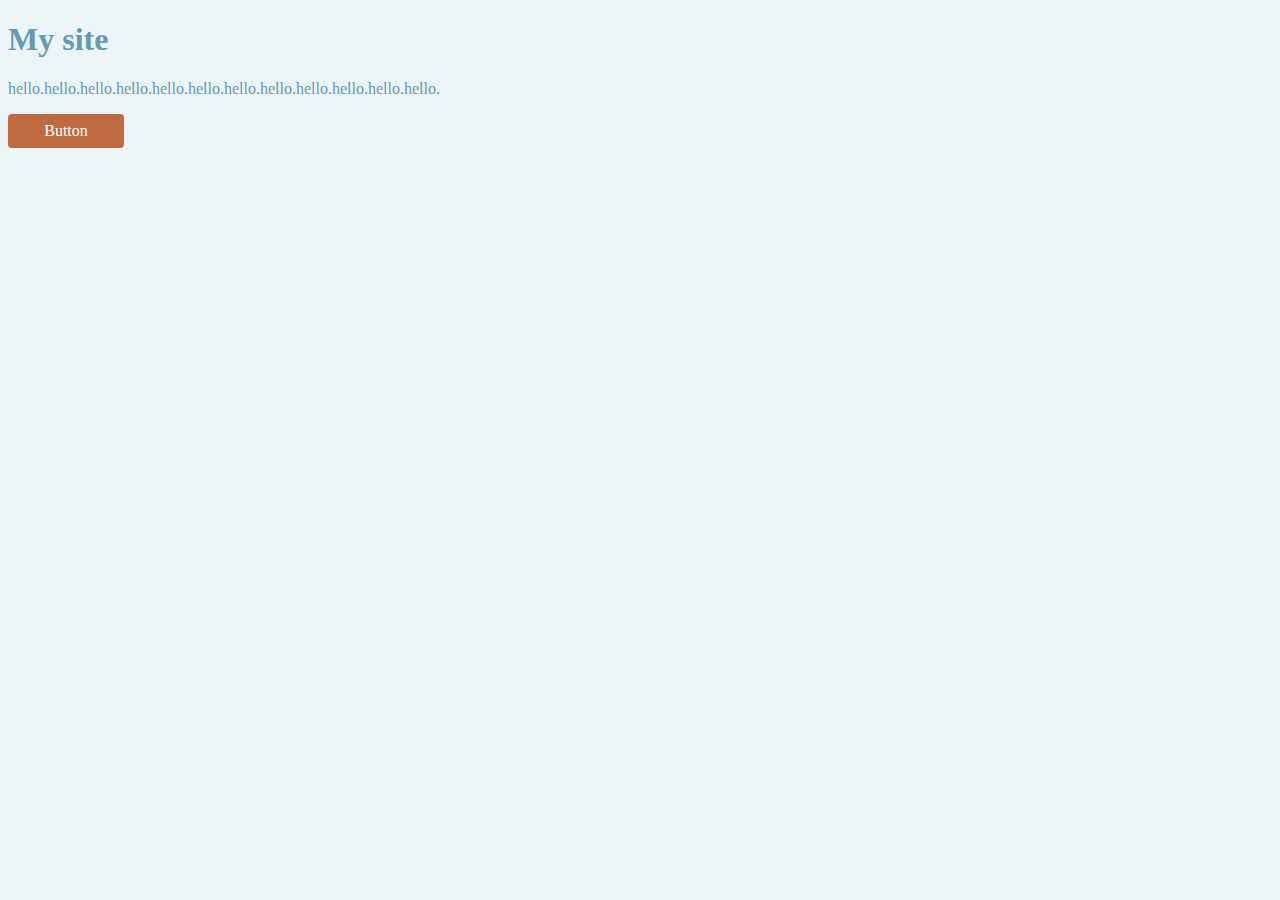
<file: CSSvariables/index.html>
<!DOCTYPE html>
<html lang="ja">
<head>
  <meta charset="utf-8">
  <title>CSS Variables</title>
  <style>
    :root {
      --my-hue: 200;
    }
    body {
      background: hsl(var(--my-hue), 40%, 95%);
    }
    h1, p {
      color: hsl(var(--my-hue), 35%, 55%);
    }

    #btn {
      color: White;
      background: hsl(calc(var(--my-hue) + 180), 50%, 50%);;
      width: 100px;
      padding: 8px;
      border-radius: 4px;
      text-align: center;
      cursor: pointer;
      user-select: none;
    }
  </style>
</head>
<body>
  <h1>My site</h1>
  <p>hello.hello.hello.hello.hello.hello.hello.hello.hello.hello.hello.hello.</p>
  <div id="btn">Button</div>

  <script>
    (() => {
      'use strict';

      document.getElementById('btn').addEventListener('click', () => {
        document.documentElement.style.setProperty('--my-hue', Math.floor(Math.random() * 360));
      });
    })();
  </script>
</body>
</html>
</file>
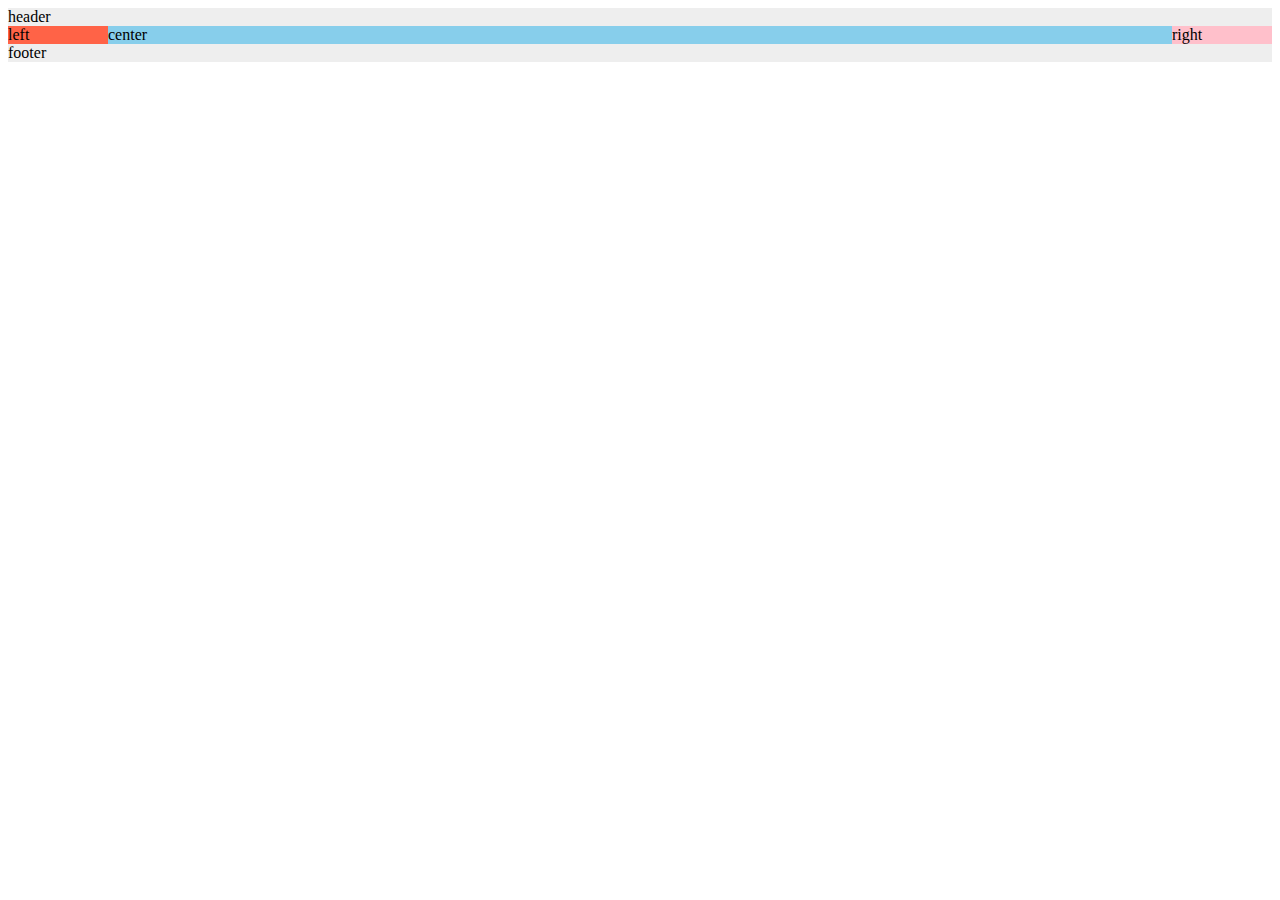
<file: MyCSS/index.html>
<!DOCTYPE html>
<html lang="ja">
<head>
  <meta charset="utf-8">
  <title>Flexbox</title>
  <link rel="stylesheet" href="css/style.css">
</head>
<body>
  <header>header</header>
  <div class="container">
    <div class="left">left</div>
    <div class="center">center</div>
    <div class="right">right</div>
  </div>
  <footer>footer</footer>
</body>
</html>
</file>
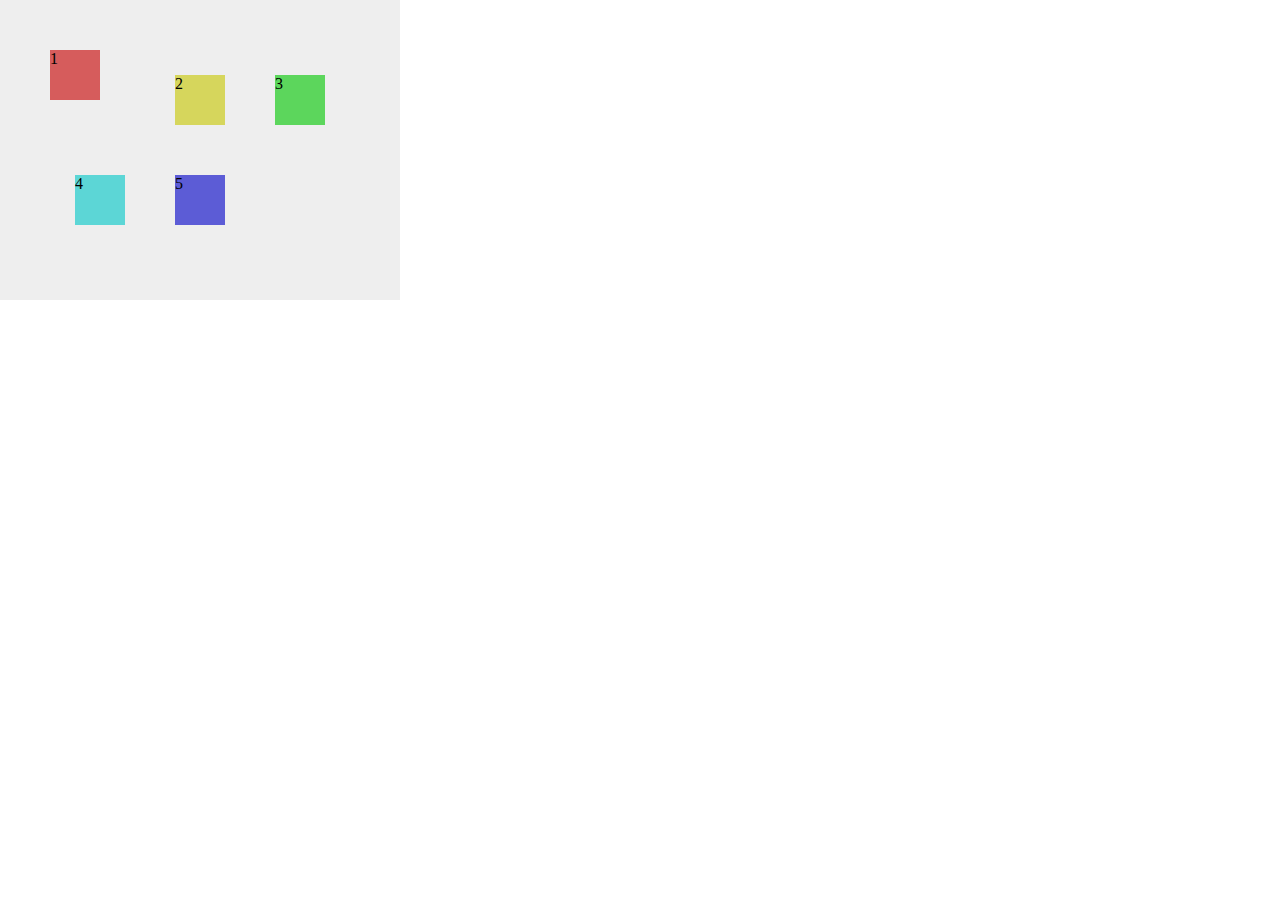
<file: MyCSSGrid/index.html>
<!DOCTYPE html>
<html lang="ja">
<head>
  <meta charset="utf-8">
  <title>CSS Grid</title>
  <link rel="stylesheet" href="css/styles.css">
</head>
<body>
  <div class="container">
    <div class="box1">1</div>
    <div class="box2">2</div>
    <div class="box3">3</div>
    <div class="box4">4</div>
    <div class="box5">5</div>
  </div>
</body>
</html>
</file>
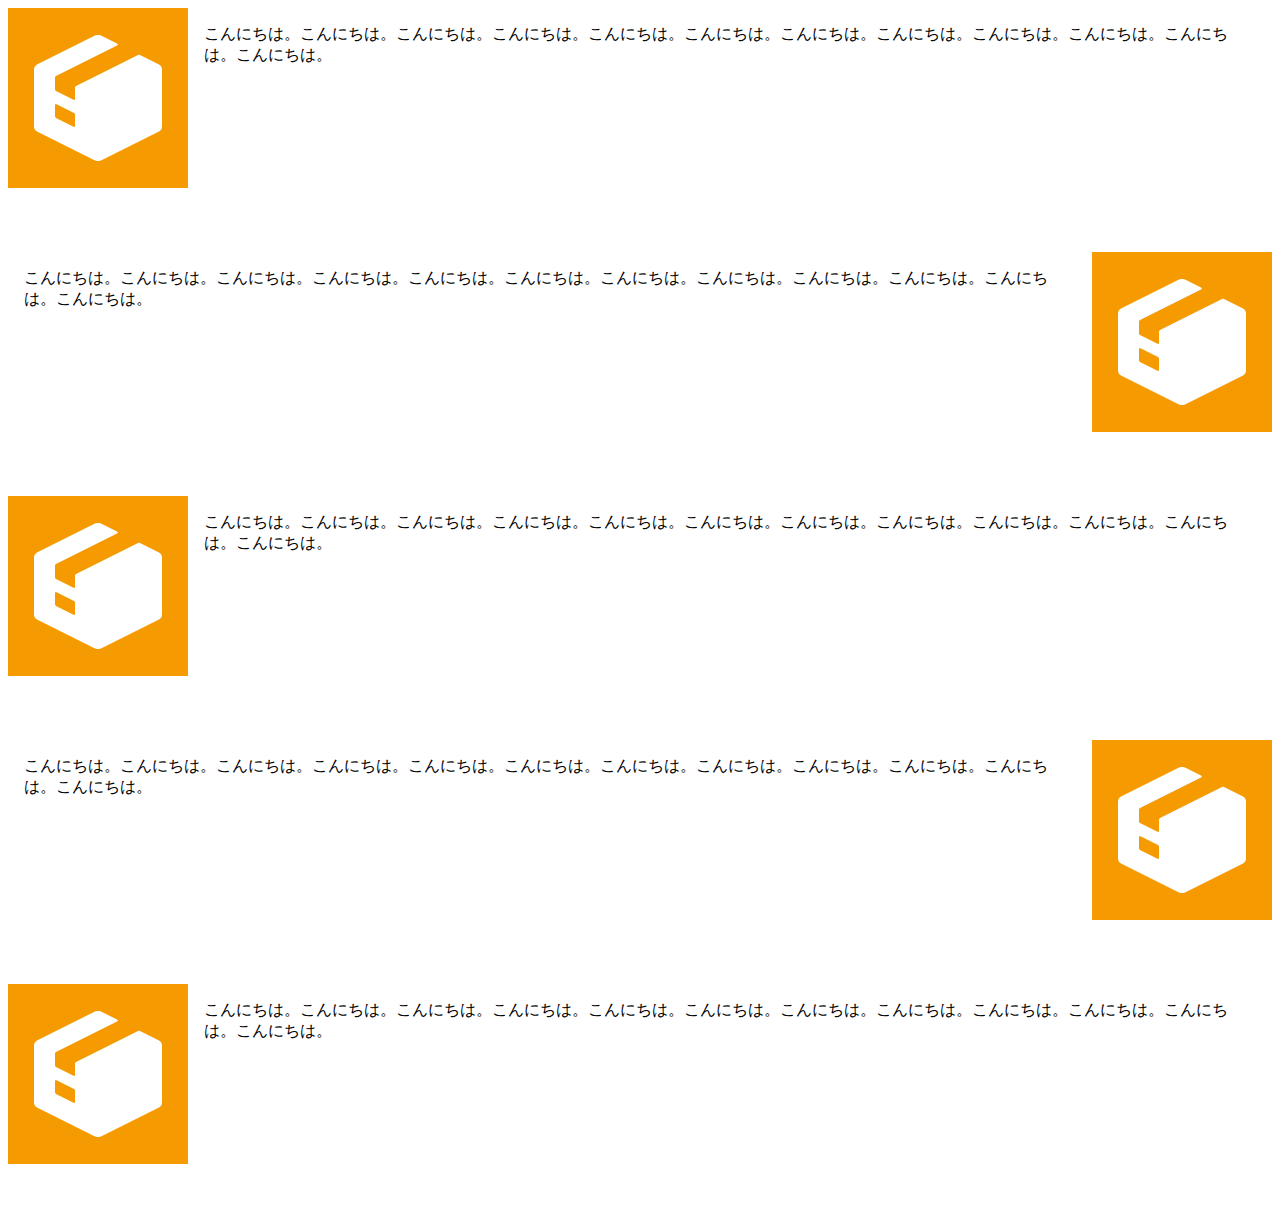
<file: MyFlexbox/index.html>
<!DOCTYPE html>
<html lang="ja">
<head>
  <meta charset="utf-8">
  <title>CSS Flexbox</title>
  <link rel="stylesheet" href="css/styles.css">
</head>
<body>
  <section>
    <div class="pic">
      <img src="img/logo.png">
    </div>
    <div class="desc">
      <p>こんにちは。こんにちは。こんにちは。こんにちは。こんにちは。こんにちは。こんにちは。こんにちは。こんにちは。こんにちは。こんにちは。こんにちは。
    </div>
    </p>
  </section>
  <section>
    <div class="pic">
      <img src="img/logo.png">
    </div>
    <div class="desc">
      <p>こんにちは。こんにちは。こんにちは。こんにちは。こんにちは。こんにちは。こんにちは。こんにちは。こんにちは。こんにちは。こんにちは。こんにちは。
    </div>
    </p>
  </section>
  <section>
    <div class="pic">
      <img src="img/logo.png">
    </div>
    <div class="desc">
      <p>こんにちは。こんにちは。こんにちは。こんにちは。こんにちは。こんにちは。こんにちは。こんにちは。こんにちは。こんにちは。こんにちは。こんにちは。
    </div>
    </p>
  </section>
  <section>
    <div class="pic">
      <img src="img/logo.png">
    </div>
    <div class="desc">
      <p>こんにちは。こんにちは。こんにちは。こんにちは。こんにちは。こんにちは。こんにちは。こんにちは。こんにちは。こんにちは。こんにちは。こんにちは。
    </div>
    </p>
  </section>
  <section>
    <div class="pic">
      <img src="img/logo.png">
    </div>
    <div class="desc">
      <p>こんにちは。こんにちは。こんにちは。こんにちは。こんにちは。こんにちは。こんにちは。こんにちは。こんにちは。こんにちは。こんにちは。こんにちは。
    </div>
    </p>
  </section>
</body>
</html>
</file>
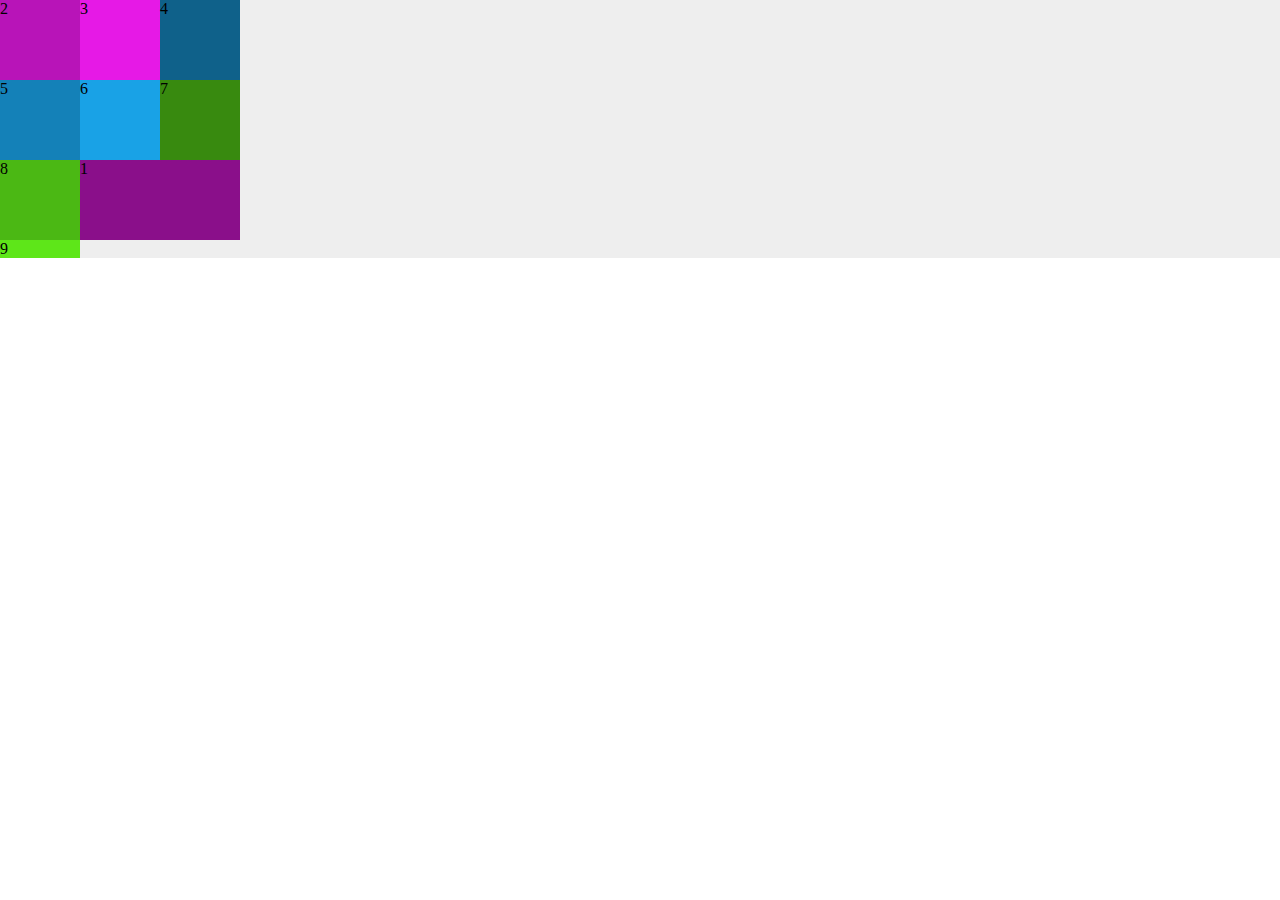
<file: MyGridLayout/index.html>
<!DOCTYPE html>
<html lang="ja">
<head>
  <meta charset="utf-8">
  <meta name="viewport" content="width=device-width initial-scale=1.0">
  <link rel="stylesheet" href="css/styles.css">
  <title>My Grid Layout</title>
</head>
<body>
  <div class="container">
    <div class="item-1">1</div>
    <div class="item-2">2</div>
    <div class="item-3">3</div>
    <div class="item-4">4</div>
    <div class="item-5">5</div>
    <div class="item-6">6</div>
    <div class="item-7">7</div>
    <div class="item-8">8</div>
    <div class="item-9">9</div>
  </div>
</body>
</html>
</file>
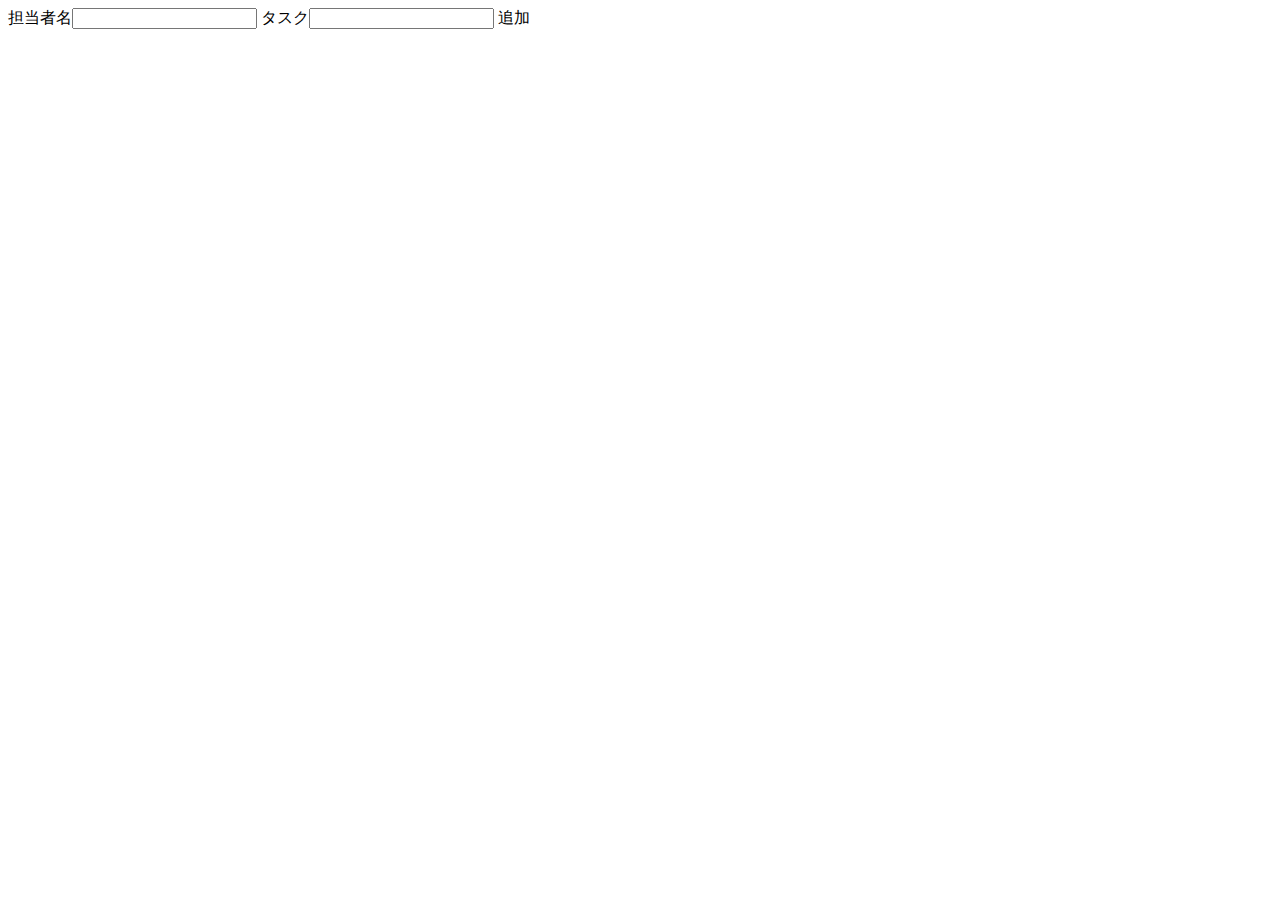
<file: MyHTML/index.html>
<!DOCTYPE html>
<html lang="ja">
  <head>
    <meta charset="utf-8">
    <title>ドットインストール</title>
  </head>
  <body>
    <form action="process.php" method="post">
      <label>担当者名<input type="text" name="username"></label>
      <label>タスク<input type="text" name="task"></label>
      <buttton>追加</buttton>
    </form>
  </body>
</html>
</file>
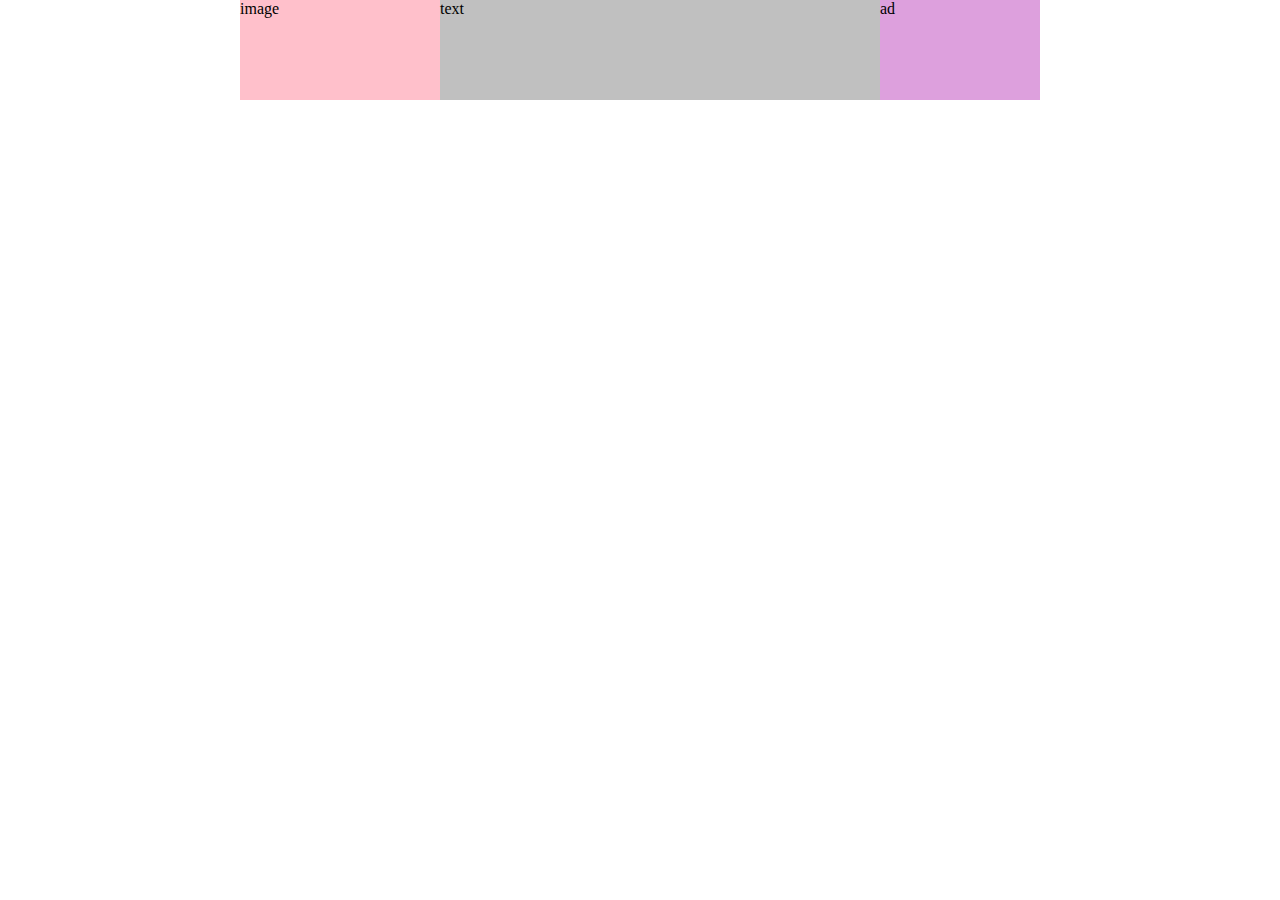
<file: MYRYD/index.html>
<!DOCTYPE html>
<html lang="ja">
  <head>
    <meta charset="utf-8">
    <meta name="viewport" content="width=device-width, initial-scale=1">
    <title>My Site</title>
    <link rel="stylesheet" href="styles.css">
  </head>
  <body>
    <section>
      <div class="image">image</div>
      <div class="text">text</div>
      <aside>ad</aside>
    </section>
  </body>
</html>
</file>
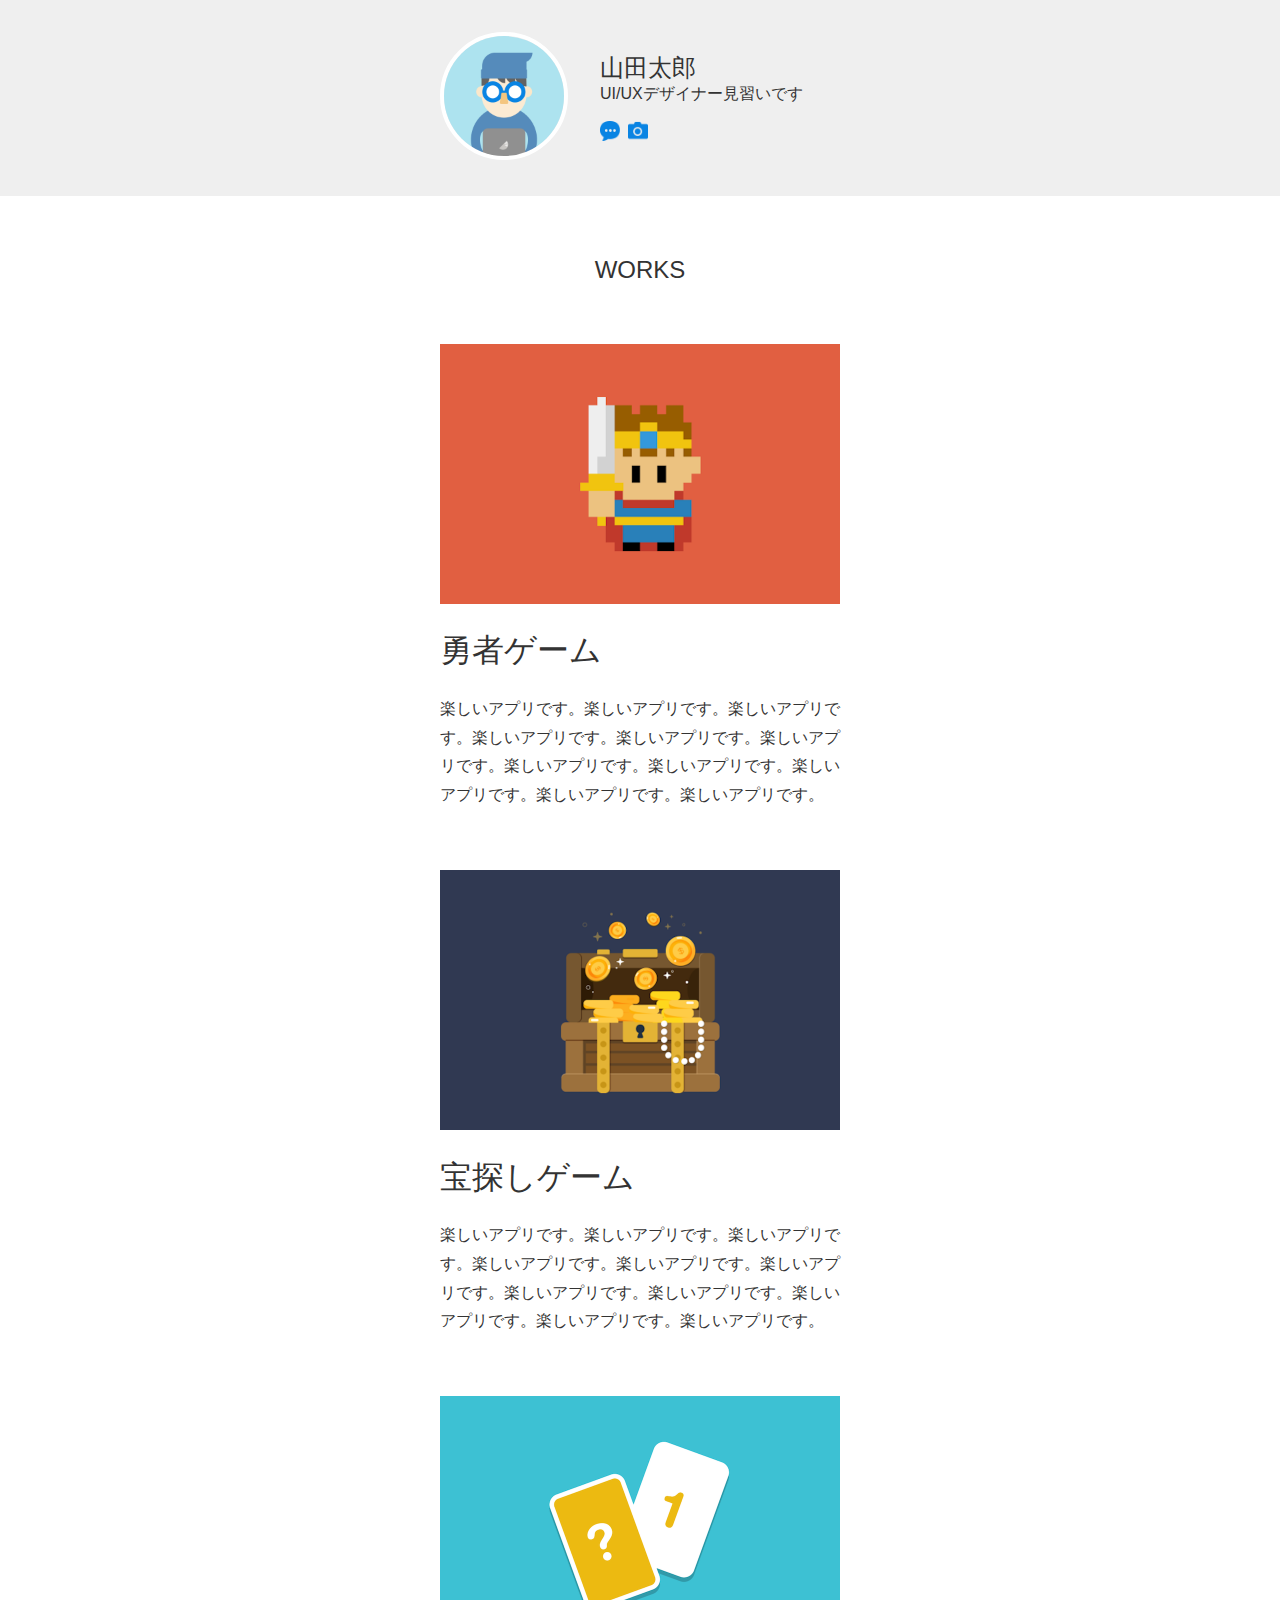
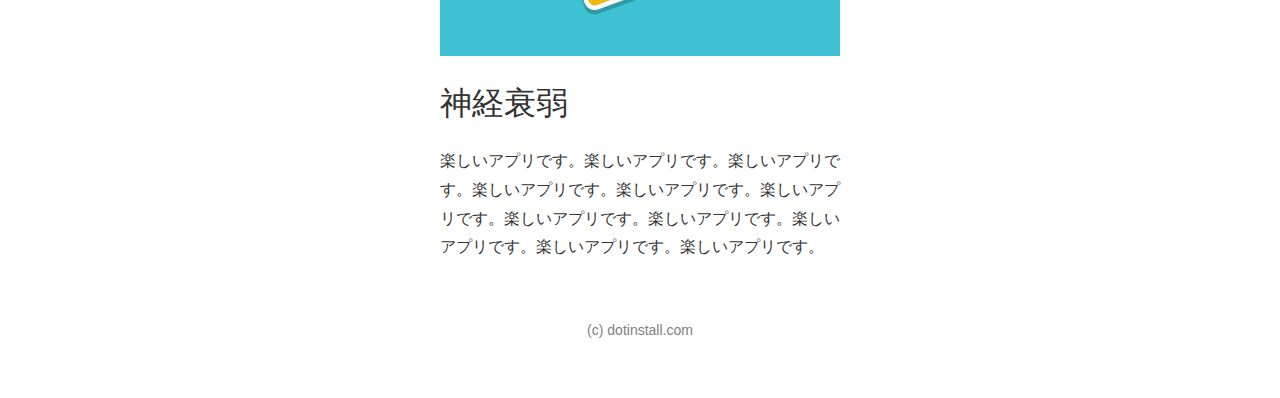
<file: myapp.html>
<!DOCTYPE html>
<html lang="ja">
<head>
  <meta charset="utf-8">
  <title>太郎のポートフォリオサイト</title>
  <link rel="icon" href="favicon.ico">
  <meta name="description" content="太郎のポートフォリオサイトです。">
  <link rel="stylesheet" href="css/style.css">
</head>
<body>
  <header>
    <div class="container">
      <div class="icon">
        <img src="img/taro.png" width="120" height="120" alt="太郎のアイコンです">
      </div>
      <div class="info">
        <h1>山田太郎</h1>
        <p>UI/UXデザイナー見習いです</p>
        <ul>
          <li>
            <a href="https://dotinstall.com" target="_blank">
              <img src="img/blog.png" width="20" height="20" alt="ブログサイトへのリンク画像です">
            </a>
          </li>
          <li>
            <a href="https://dotinstall.com" target="_blank">
              <img src="img/photos.png" width="20" height="20" alt="写真サイトへのリンク画像です">
            </a>
          </li>
        </ul>
      </div>
    </div>
  </header>

  <section class="works">
    <h1>WORKS</h1>
    <section>
      <img src="img/work1.png" width="400" height="260" alt="勇者ゲームの紹介画像">
      <h1>勇者ゲーム</h1>
      <p>楽しいアプリです。楽しいアプリです。楽しいアプリです。楽しいアプリです。楽しいアプリです。楽しいアプリです。楽しいアプリです。楽しいアプリです。楽しいアプリです。楽しいアプリです。楽しいアプリです。</p>
    </section>

    <section>
      <img src="img/work2.png" width="400" height="260" alt="宝探しゲームの紹介画像">
      <h1>宝探しゲーム</h1>
      <p>楽しいアプリです。楽しいアプリです。楽しいアプリです。楽しいアプリです。楽しいアプリです。楽しいアプリです。楽しいアプリです。楽しいアプリです。楽しいアプリです。楽しいアプリです。楽しいアプリです。</p>
    </section>

    <section>
      <img src="img/work3.png" width="400" height="260" alt="神経衰弱の紹介画像">
      <h1>神経衰弱</h1>
      <p>楽しいアプリです。楽しいアプリです。楽しいアプリです。楽しいアプリです。楽しいアプリです。楽しいアプリです。楽しいアプリです。楽しいアプリです。楽しいアプリです。楽しいアプリです。楽しいアプリです。</p>
    </section>
  </section>

  <footer>
    <p>(c) dotinstall.com</p>
  </footer>
</body>
</html>
</file>
<file: MyCSS/css/style.css>
header, footer {
  background: #eee;
}

.container {
  display: flex;
}

.left {
  flex: 0 100px;
  background: tomato;
}

.right {
  flex: 0 100px;
  background: pink;
}

.center {
  flex: 1;
  background: skyblue;
}

@media all and (max-width: 500px) {
  .container {
    flex-direction: column;
  }
  .center {
    order: 1;
    flex: 100%;
  }
  .left {
    order: 2;
    flex: 100%;
  }
  .right {
    order: 3;
    flex: 100%;
  }
}
</file>
<file: MyCSSGrid/css/styles.css>
body {
  margin: 0;
}

.container {
  display: grid;

  grid-template-columns: repeat(3, 100px);
  grid-template-rows: repeat(2, 100px);

  width: 400px;
  height: 300px;
  background: #eee;

  justify-content: center;
  align-content: center;

  justify-items: center;
  align-items: center;
}

.container > div {
  width: 50px;
  height: 50px;
}

.box1 {
  background: hsl(0, 60%, 60%);
  justify-self: start;
  align-self: start;
}
.box2 {
  background: hsl(60, 60%, 60%);
}
.box3 {
  background: hsl(120, 60%, 60%);
}
.box4 {
  background: hsl(180, 60%, 60%);
}
.box5 {
  background: hsl(240, 60%, 60%);
}
</file>
<file: MyFlexbox/css/styles.css>
section {
  display: flex;
  margin-bottom: 60px;
  justify-content: space-between;
}

section:nth-child(even) {
  flex-direction: row-reverse;
}

.pic {
  width: 180px;
  /* margin-right: 32px; */
}

.desc {
  /* flex: 1; */
  width: calc(100% - 180px - 32px);
}
</file>
<file: MyGridLayout/css/styles.css>
body {
  padding: 0;
  margin: 0;
}

.container {
  background: #eee;
  display: grid;
  grid-template-rows: 80px 80px 80px;
  grid-template-columns: 80px 80px 80px;
}

.item-1 {
  background: hsl(300, 80%, 30%);
  grid-row: 3 / 4;
  grid-column: -1 / -3;
}
.item-2 {
  background: hsl(300, 80%, 40%);
}
.item-3 {
  background: hsl(300, 80%, 50%);
}
.item-4 {
  background: hsl(200, 80%, 30%);
}
.item-5 {
  background: hsl(200, 80%, 40%);
}
.item-6 {
  background: hsl(200, 80%, 50%);
}
.item-7 {
  background: hsl(100, 80%, 30%);
}
.item-8 {
  background: hsl(100, 80%, 40%);
}
.item-9 {
  background: hsl(100, 80%, 50%);
}
</file>
<file: MYRYD/styles.css>
/* common */
/* small screen */
body {
  margin: 0;
}

aside {
  display: none;
}

.image {
  background: pink;
  height: 100px;
}

.text {
  background: silver;
  height: 100px;
}

/* medium screen */
@media (min-width: 600px) {
  section {
    display: flex;
  }

  .image {
    width: 200px;
  }

  .text {
    flex: 1;
  }
}

/* large screen */
@media (min-width: 800px) {
  section {
    width: 800px;
    margin: 0 auto;
  }

  aside {
    display: block;
    background: plum;
    width: 160px;
  }
}
</file>
<file: css/style.css>
body{
  color: #333;
  font-family: Verdana, sans-serif;
  margin: 0;
}

header {
  background-color: #efefef;
  padding-top: 32px;
  padding-bottom: 32px;
}

.container {
  /* background-color: pink; */
  width: 400px;
  margin-left: auto;
  margin-right: auto;
  display: flex;
  align-items: center;
}

.icon {
  /* background-color: skyblue; */
}

.icon img {
  /* border-radius: 20px; */
  border-radius: 50%;
  border-width: 4px;
  border-style: solid;
  border-color: white;
}
.info {
  /* background-color: tomato; */
  margin-left: 32px;
}

.info h1{
  font-weight: normal;
  font-size: 24px;
  margin: 0;
}

.info p {
  margin: 0;
  margin-bottom: 16px;
}

.info ul {
  margin: 0;
  padding: 0;
  list-style-type: none;
  display: flex;
}

.info ul li {
  margin-right: 8px;
}

.works{
  width: 400px;
  margin-left: auto;
  margin-right: auto;
}

.works > h1{
  font-weight: normal;
  font-size: 24px;
  text-align: center;
  margin-top: 60px;
  margin-bottom: 60px;
}

.works > section {
  margin-bottom: 60px;
}

.works > section > h1 {
  font-weight: normal;
}

.works p {
  line-height: 1.8;
}

footer p {
  text-align: center;
  font-size: 14px;
  margin-bottom: 60px;
  color: gray;
}
</file>
